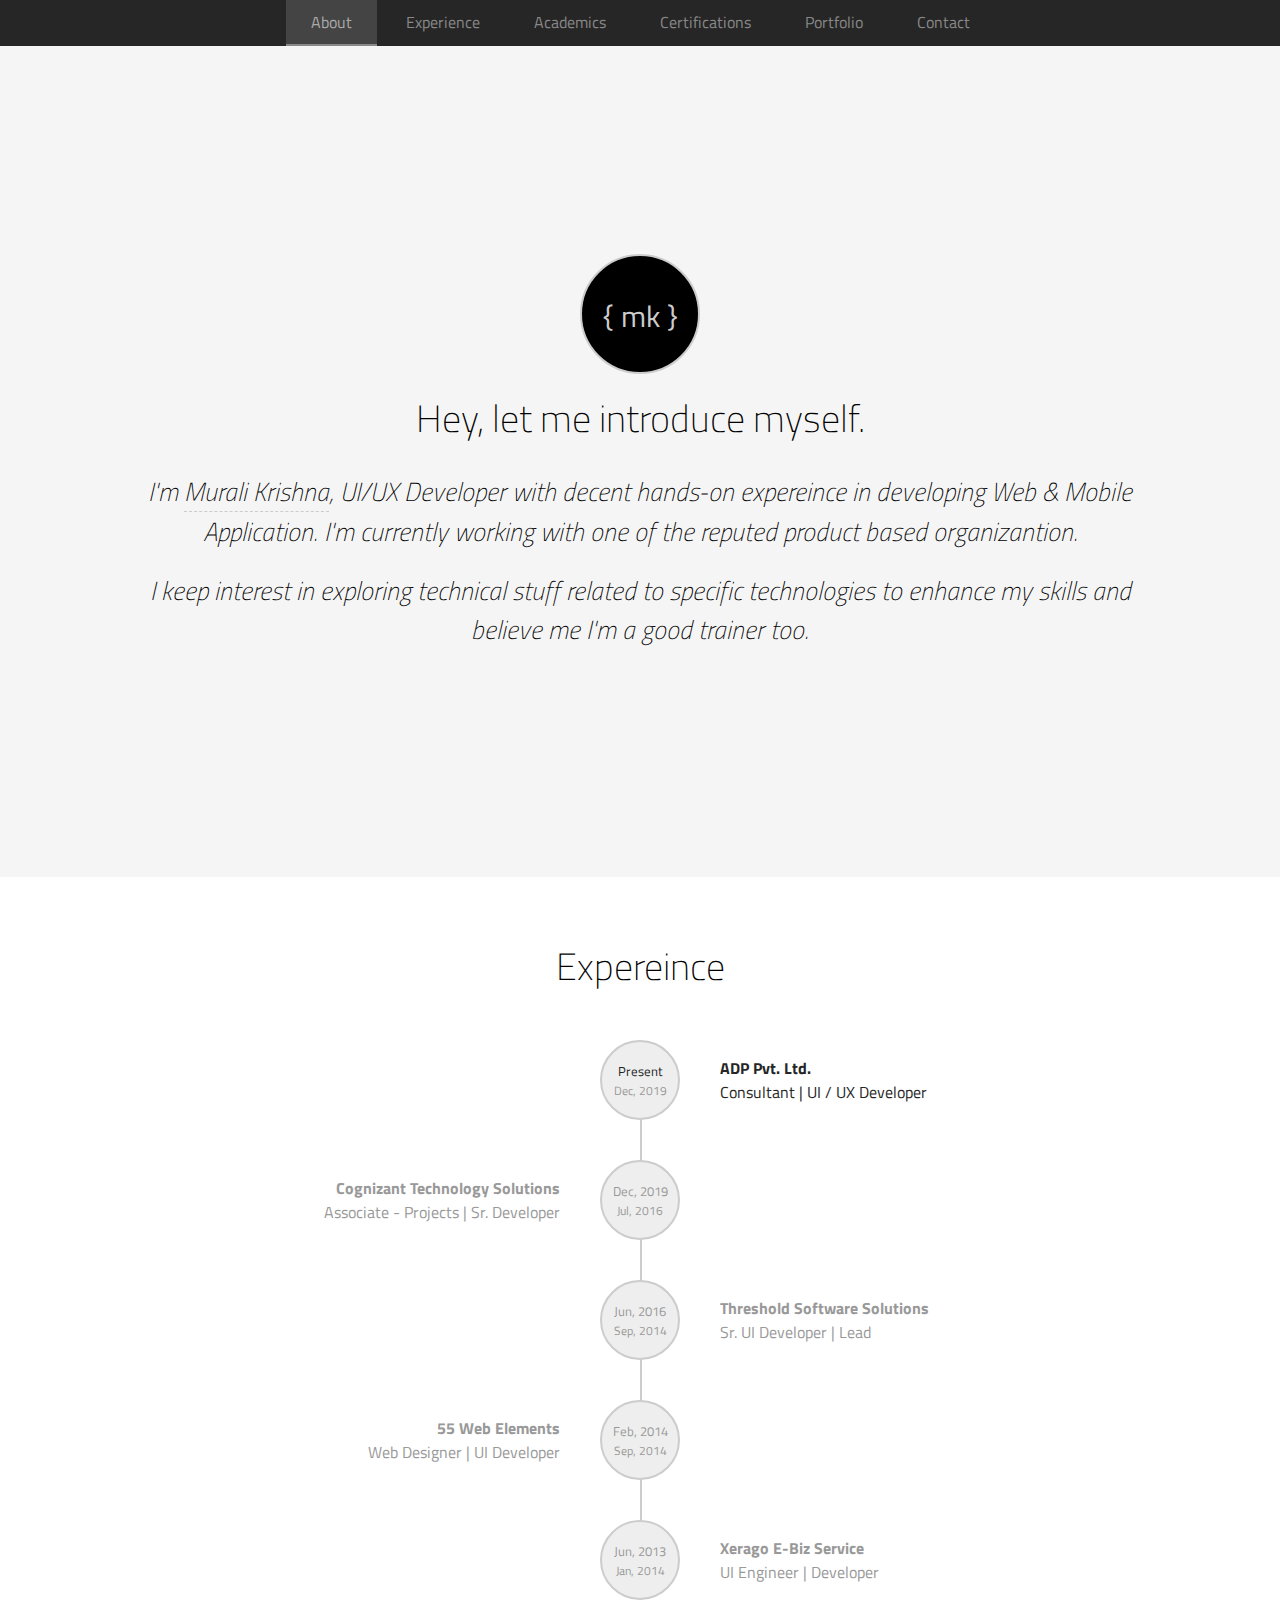
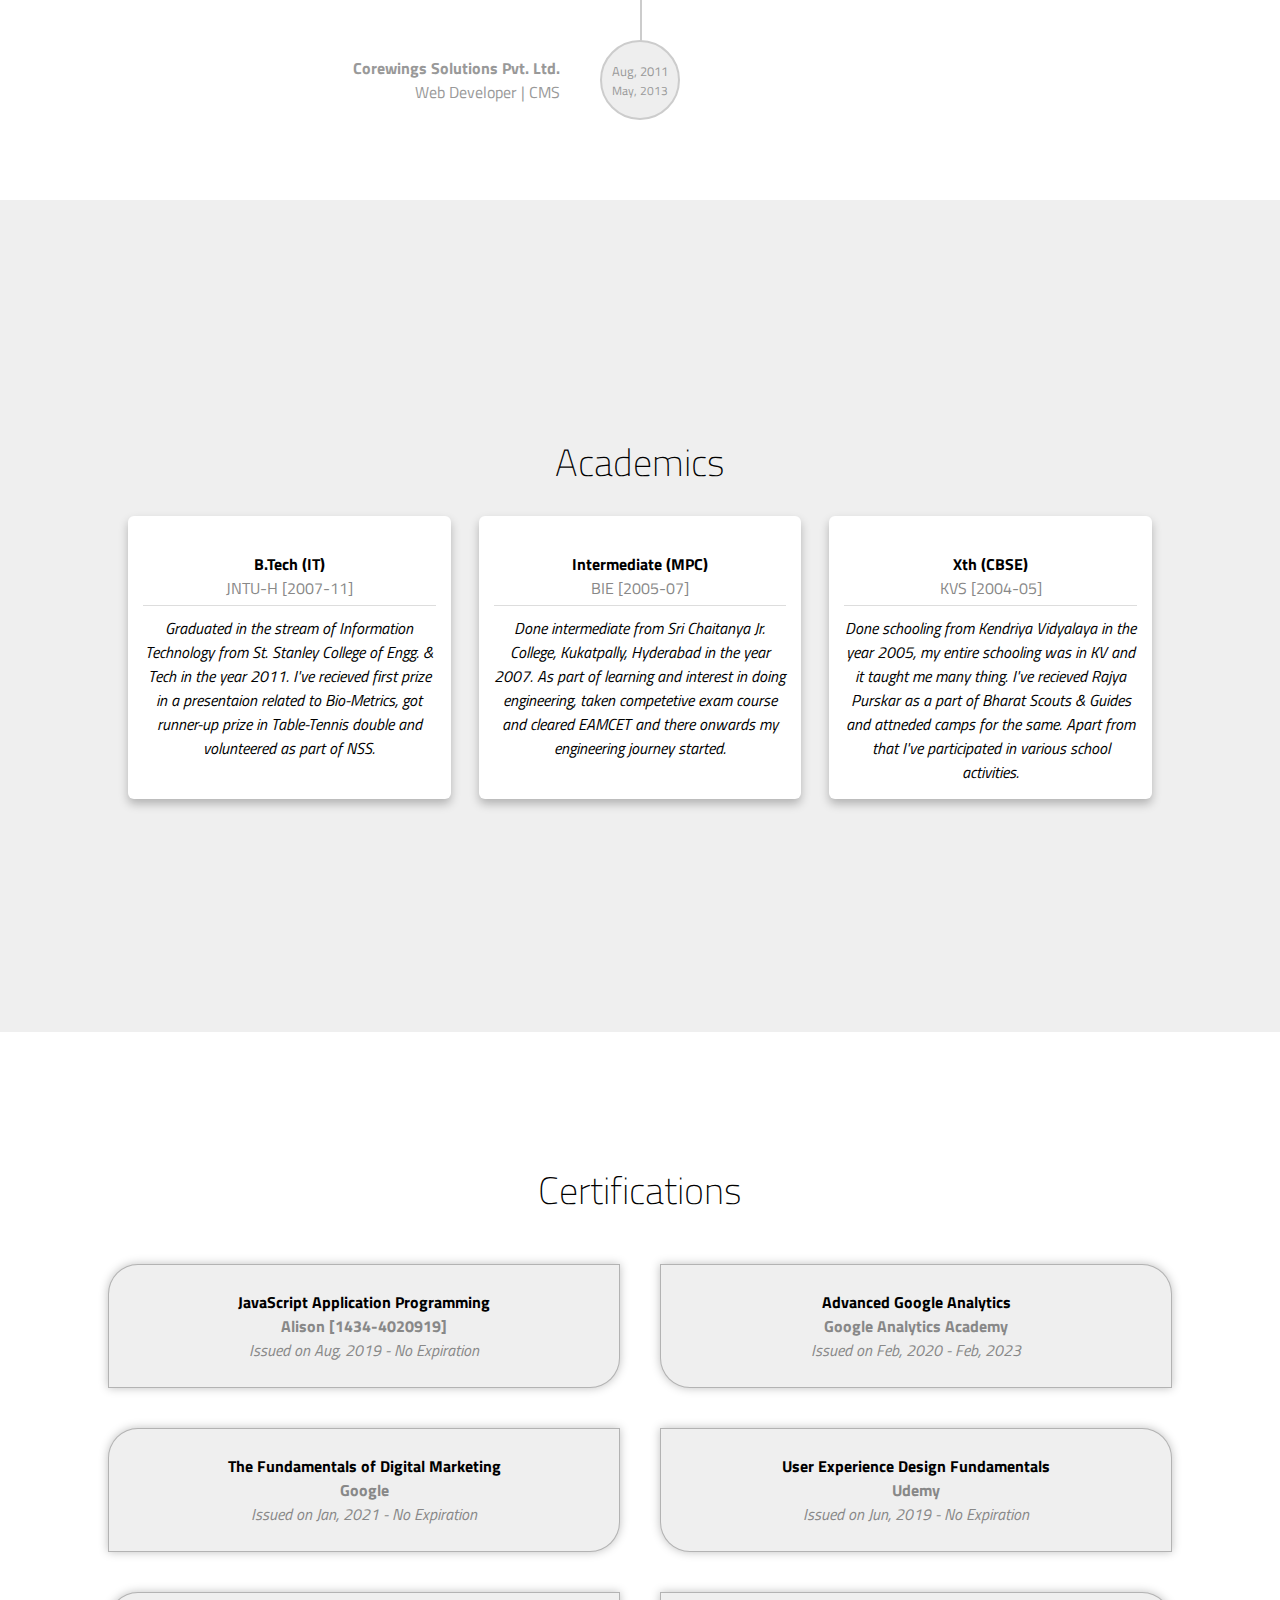
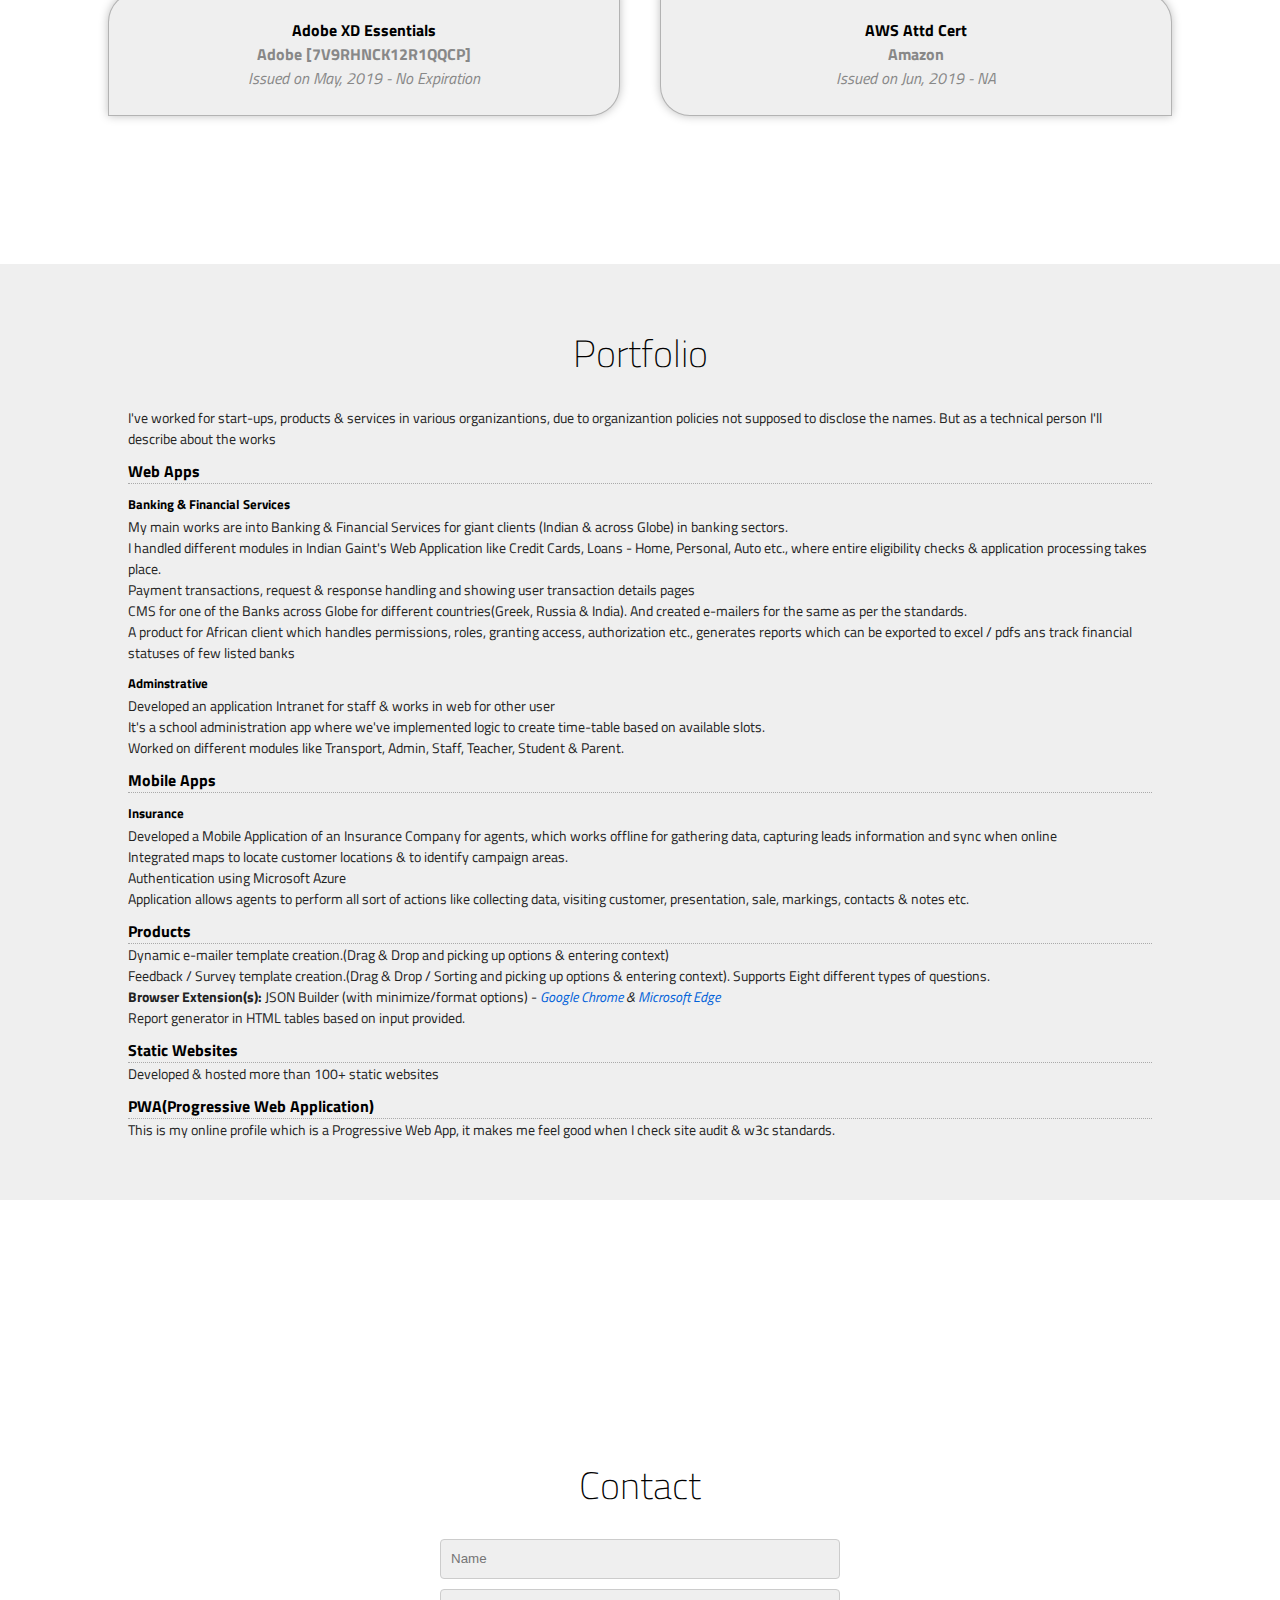
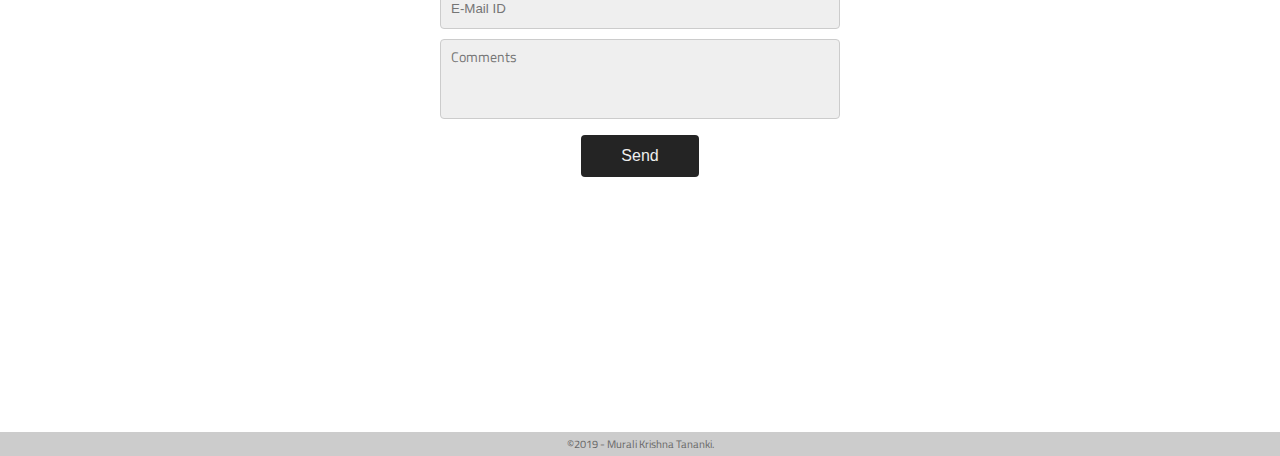
<file: index.html>
<!DOCTYPE html>
<html lang="en">

<head>
    <title>Murali Krishna Tananki</title>
    <meta http-equiv="Content-Type" content="text/html;charset=UTF-8" />
    <meta http-equiv="X-UA-Compatible" content="IE=edge">
    <meta name="viewport" content="width=device-width, initial-scale=1.0">
    <meta name="keywords" content="UI Developer, UX Developer, Murali Krishna Tananki, MK Tananki, mktananki, tnanakim" />
    <meta name="description" content="Murali Krishna Tananki, UI/UX Developer" />
    <link rel="shortcut icon" href="/favicon.ico" type="image/x-icon">
    <link rel="stylesheet" href="styles.css">
    <link rel="preconnect" href="https://fonts.googleapis.com">
    <link rel="dns-prefetch" href="https://fonts.googleapis.com">
    <link href="https://fonts.googleapis.com/css?family=Titillium+Web:300,400,600,700&display=swap" rel="stylesheet">
    <link rel="manifest" href="/manifest.json">

    <meta name="theme-color" content="#ffffff">

    <meta property="og:image" content="https://cdn.optimizely.com/img/165817466/891bc30d37934352a732971e0a6c1cf8.png" />
    <meta name="author" content="Murali Krishna Tananki">
    <meta name="description" property="og:description" content="UI/UX Developer with great expertise in developing Web & Mobile Applications, Browser Extensions/Add-ons, Mailers complying with industry standards along with implementation of innovative designs, best usability, accessibility and SEO practices.">

    <link rel="apple-touch-icon" href="apple-touch-icon.png" />

    <link rel="manifest" href="manifest.json">

    <!-- Google Tag Manager -->
<script>(function(w,d,s,l,i){w[l]=w[l]||[];w[l].push({'gtm.start':
new Date().getTime(),event:'gtm.js'});var f=d.getElementsByTagName(s)[0],
j=d.createElement(s),dl=l!='dataLayer'?'&l='+l:'';j.async=true;j.src=
'https://www.googletagmanager.com/gtm.js?id='+i+dl;f.parentNode.insertBefore(j,f);
})(window,document,'script','dataLayer','GTM-NCFNXL2');</script>
<!-- End Google Tag Manager -->
</head>

<body class="resume">
    <!-- Google Tag Manager (noscript) -->
<noscript><iframe src="https://www.googletagmanager.com/ns.html?id=GTM-NCFNXL2"
height="0" width="0" style="display:none;visibility:hidden"></iframe></noscript>
<!-- End Google Tag Manager (noscript) -->
    
    <div class="container">
        <header id="header">
            <nav>
                <a id="hamburger" title="menu" onclick="toggleMenu(event)">{
                    <span>&nbsp;</span>
                    }</a>
                <ul id="menu">
                    <li class="active">
                        <a title="About Murali" href="javascript:;" data-nav="about"
                            onclick="navigateTo('about')">About</a>
                    </li>
                    <li>
                        <a title="Experience" href="javascript:;" data-nav="experience"
                            onclick="navigateTo('experience')">Experience</a>
                    </li>
                    <li>
                        <a title="Academics" href="javascript:;" data-nav="academics"
                            onclick="navigateTo('academics')">Academics</a>
                    </li>
                    <li>
                        <a title="Certifications" href="javascript:;" data-nav="certifications"
                            onclick="navigateTo('certifications')">Certifications</a>
                    </li>

                    <li>
                        <a title="Portfolio" href="javascript:;" data-nav="portfolio"
                            onclick="navigateTo('portfolio')">Portfolio</a>
                    </li>
                    <li>
                        <a title="Contact" href="javascript:;" data-nav="contact"
                            onclick="navigateTo('contact')">Contact</a>
                    </li>
                </ul>
            </nav>
        </header>
        <main id="main">
            <section id="about">
                <div class="section-container">
                    <div>
                        <span id="img">
                          { mk }
                        </span>
                        <h3>
                            Hey, let me introduce myself.
                        </h3>
                        <p>
                            I'm <span class="dashed-underline" title="Murali Krishna Tananki">Murali Krishna</span>,
                            UI/UX Developer with decent hands-on expereince in developing Web & Mobile Application.
                            I'm currently working with one of the reputed <span title="MNC">product based
                                organizantion</span>.
                        </p>
                        <p>I keep interest in exploring technical stuff related to specific technologies to enhance my
                            skills and believe me I'm a good trainer too.</p>
                    </div>
                </div>
            </section>
            <section id="experience">
                <div class="section-container">
                    <div>
                        <h3>Expereince</h3>
                        <div id="expereince-timeline">
                            <ul>
                                <li>
                                    <div class="placeholder">&nbsp;</div>
                                    <div class="tenure">
                                        <span class="to new">Present</span>
                                        <span class="from">Dec, 2019</span>
                                    </div>
                                    <div class="role-card">
                                        <p class="org">ADP Pvt. Ltd.</p>
                                        <p class="desg">Consultant | <span class="role">UI / UX Developer</span></p>
                                    </div>
                                </li>
                                <li>
                                    <div class="placeholder">&nbsp;</div>
                                    <div class="tenure">
                                        <span class="to">Dec, 2019</span>
                                        <span class="from">Jul, 2016</span>
                                    </div>
                                    <div class="role-card">
                                        <p class="org">Cognizant Technology Solutions</p>
                                        <p class="desg">Associate - Projects | <span class="role">Sr. Developer</span>
                                        </p>
                                    </div>
                                </li>
                                <li>
                                    <div class="placeholder">&nbsp;</div>
                                    <div class="tenure">
                                        <span class="to">Jun, 2016</span>
                                        <span class="from">Sep, 2014</span>
                                    </div>
                                    <div class="role-card">
                                        <p class="org">Threshold Software Solutions</p>
                                        <p class="desg">Sr. UI Developer | <span class="role">Lead</span></p>
                                    </div>
                                </li>
                                <li>
                                    <div class="placeholder">&nbsp;</div>
                                    <div class="tenure">
                                        <span class="to">Feb, 2014</span>
                                        <span class="from">Sep, 2014</span>
                                    </div>
                                    <div class="role-card">
                                        <p class="org">55 Web Elements</p>
                                        <p class="desg">Web Designer | <span class="role">UI Developer</span></p>
                                    </div>
                                </li>

                                <li>
                                    <div class="placeholder">&nbsp;</div>
                                    <div class="tenure">
                                        <span class="to">Jun, 2013</span>
                                        <span class="from">Jan, 2014</span>
                                    </div>
                                    <div class="role-card">
                                        <p class="org">Xerago E-Biz Service</p>
                                        <p class="desg">UI Engineer | <span class="role">Developer</span></p>
                                    </div>
                                </li>
                                
                                <li>
                                    <div class="placeholder">&nbsp;</div>
                                    <div class="tenure">
                                        <span class="to">Aug, 2011</span>
                                        <span class="from">May, 2013</span>
                                    </div>
                                    <div class="role-card">
                                        <p class="org">Corewings Solutions Pvt. Ltd.</p>
                                        <p class="desg">Web Developer | <span class="role">CMS</span></p>
                                    </div>
                                </li>
                            </ul>
                        </div>
                    </div>
                </div>
            </section>
            <section id="academics">
                <div class="section-container">
                    <div>
                        <h3>Academics</h3>
                        <div id="academics-cards" class="cards-container">
                            <div class="card">
                                <div class="card-header">
                                    <h4>B.Tech (IT)</h4>
                                    <p>JNTU-H [2007-11]</p>
                                </div>
                                <div class="card-body">
                                    Graduated in the stream of Information Technology from St. Stanley College of Engg.
                                    & Tech in the year 2011.
                                    I've recieved first prize in a presentaion related to Bio-Metrics, got runner-up
                                    prize in Table-Tennis double and volunteered as part of NSS.
                                </div>
                            </div>
                            <div class="card">
                                <div class="card-header">
                                    <h4>Intermediate (MPC)</h4>
                                    <p>BIE [2005-07]</p>
                                </div>
                                <div class="card-body">
                                    Done intermediate from Sri Chaitanya Jr. College, Kukatpally, Hyderabad in the year
                                    2007.
                                    As part of learning and interest in doing engineering, taken competetive exam course
                                    and cleared EAMCET and there onwards my engineering journey started.
                                </div>
                            </div>
                            <div class="card">
                                <div class="card-header">
                                    <h4>Xth (CBSE)</h4>
                                    <p>KVS [2004-05]</p>
                                </div>
                                <div class="card-body">
                                    Done schooling from Kendriya Vidyalaya in the year 2005, my entire schooling was in
                                    KV and it taught me many thing.
                                    I've recieved Rajya Purskar as a part of Bharat Scouts & Guides and attneded camps
                                    for the same. Apart from that I've participated in various school activities.
                                </div>
                            </div>
                        </div>
                    </div>
                </div>
            </section>
            <section id="certifications">
                <div class="section-container">
                    <div>
                        <h3>Certifications</h3>
                        <div>
                            <ul>
                                <li>
                                    <p>JavaScript Application Programming</p>
                                    <span>Alison [1434-4020919]</span>
                                    <span>Issued on Aug, 2019 - No Expiration</span>
                                </li>
                                <li>
                                    <p>Advanced Google Analytics</p>
                                    <span>Google Analytics Academy</span>
                                    <span>Issued on Feb, 2020 - Feb, 2023</span>
                                </li>                                
                                <li>
                                    <p>The Fundamentals of Digital Marketing</p>
                                    <span>Google</span>
                                    <span>Issued on Jan, 2021 - No Expiration</span>
                                </li>
                                <li>
                                    <p>User Experience Design Fundamentals</p>
                                    <span>Udemy</span>
                                    <span>Issued on Jun, 2019 - No Expiration</span>
                                </li>
                                <li>
                                    <p>Adobe XD Essentials</p>
                                    <span>Adobe [7V9RHNCK12R1QQCP]</span>
                                    <span>Issued on May, 2019 - No Expiration</span>
                                </li>
                                <li>
                                    <p>AWS Attd Cert</p>
                                    <span>Amazon</span>
                                    <span>Issued on Jun, 2019 - NA</span>
                                </li>
                            </ul>
                        </div>
                    </div>
                </div>
            </section>


            <section id="portfolio">
                <div class="section-container">
                    <div>
                        <h3>Portfolio</h3>
                        <div>
                            <p>I've worked for start-ups, products & services in various organizantions, due to
                                organizantion policies not supposed to disclose the names.
                                But as a technical person I'll describe about the works</p>
                            <h4>Web Apps</h4>
                            <h5>Banking & Financial Services</h5>
                            <p>My main works are into Banking & Financial Services for giant clients (Indian & across
                                Globe) in banking sectors.
                            </p>
                            <p>I handled different modules in Indian Gaint's Web Application like Credit Cards, Loans -
                                Home, Personal, Auto etc., where entire eligibility checks & application processing
                                takes place.</p>
                            <p>Payment transactions, request & response handling and showing user transaction details
                                pages</p>
                            <p>CMS for one of the Banks across Globe for different countries(Greek, Russia & India). And
                                created e-mailers for the same as per the standards.</p>
                            <p>A product for African client which handles permissions, roles, granting access,
                                authorization etc., generates reports which can be exported to excel / pdfs ans track
                                financial statuses of few listed banks</p>
                            <h5>Adminstrative</h5>
                            <p>Developed an application Intranet for staff & works in web for other user</p>
                            <p>It's a school administration app where we've implemented logic to create time-table based
                                on available slots.</p>
                            <p>Worked on different modules like Transport, Admin, Staff, Teacher, Student & Parent.</p>
                            <h4>Mobile Apps</h4>
                            <h5>Insurance</h5>
                            <p>Developed a Mobile Application of an Insurance Company for agents, which works offline
                                for gathering data, capturing leads information and sync when online</p>
                            <p>Integrated maps to locate customer locations & to identify campaign areas.</p>
                            <p>Authentication using Microsoft Azure</p>
                            <p>Application allows agents to perform all sort of actions like collecting data, visiting
                                customer, presentation, sale, markings, contacts & notes etc.</p>

                            <h4>Products</h4>
                            <p>Dynamic e-mailer template creation.(Drag & Drop and picking up options & entering
                                context)</p>
                            <p>Feedback / Survey template creation.(Drag & Drop / Sorting and picking up options &
                                entering context). Supports Eight different types of questions.</p>
                            <p><b>Browser Extension(s):</b> JSON Builder (with minimize/format options) - 
                                <i>
                                    <a href="https://chrome.google.com/webstore/detail/json-builder/enihjhoomlipiccoedkkmahgahjfihoc" target="_blank">Google Chrome</a>
                                    &amp; <a href="https://microsoftedge.microsoft.com/addons/detail/json-builder/mhbenmamlekliafpegoddgconboddpbb" target="_blank">Microsoft Edge</a>
                                </i>
                            </p>
                            <p>Report generator in HTML tables based on input provided.</p>
                            <h4>Static Websites</h4>
                            <p>Developed & hosted more than 100+ static websites</p>
                            <h4>PWA(Progressive Web Application)</h4>
                            <p>This is my online profile which is a Progressive Web App, it makes me feel good when I check site audit & w3c
                                standards.</p>
                        </div>
                    </div>
                </div>
            </section>



            <section id="contact">
                <div class="section-container">
                    <div>
                        <h3>Contact</h3>
                        <div>
                            <!-- <form method="post" name="contact_form" action="contact.php"> -->
                            <form name="contact_form" id="contactForm">
                                <input id="visitor" aria-label="Name" type="text" placeholder="Name" name="name" />
                                <input id="mail" aria-label="E Mail ID" type="email" placeholder="E-Mail ID" name="email" />
                                <textarea aria-label="Enter your Comments" placeholder="Comments" name="message" id="msg"></textarea>
                                <div class="btn-ctn">
                                   <button aria-label="Send message" type="button" onclick="sendEmail()">Send</button>
                                   <!--  <a id="send" href="mailto:murali.tananki@gmail.com?subject=MKTANANKI Website Visitor Message&body=">Send</a> -->
                                </div>
                            </form>
                            <div class="qr">
                                <img src="qr.svg" alt="qr code for contact info - murali.tananki@gmail.com" />
                            </div>
                        </div>
                    </div>
                </div>
            </section>
        </main>
        <footer id="footer" class="section-gutter">
            <p>&copy;2019 - Murali Krishna Tananki.</p>
        </footer>
        <div id="successMsg" class="success-notify">Hi <span id="nameTxt"></span>, message sent successfully !</div>
        <div class="error-msg"><span id="error"></span></div>
    </div>

    <script src="jquery-3.4.1.min.js"></script>
    <script src="main.js"></script>
    <script src="https://smtpjs.com/v3/smtp.js"></script>
    <script>
/*$(function(){
$('#msg').on('blur', function(){
var href = 'mailto:murali.tananki@gmail.com?subject=Visitor\'s Message - ['+$("#visitor").val()+'<'+$("#mail").val()+'>] &body=',
msg = $(this).val(), 
mailBody = href+msg;
    $('#send').attr('href', mailBody);
})
})*/
function sendEmail(){
var name = $('#visitor').val(),
    validName = /^[a-zA-Z ]+$/.test(name),
    mailId = $('#mail').val(),
    validMailId = /^(([^<>()\[\]\\.,;:\s@"]+(\.[^<>()\[\]\\.,;:\s@"]+)*)|(".+"))@((\[[0-9]{1,3}\.[0-9]{1,3}\.[0-9]{1,3}\.[0-9]{1,3}\])|(([a-zA-Z\-0-9]+\.)+[a-zA-Z]{2,}))$/.test(mailId),
    msg =  $('#msg').val(),
    validMsg = msg.length;

    if(validName && validMailId && validMsg){    
        $('#successMsg').fadeIn('slow');
        setTimeout(function(){
            $('#nameTxt').text($('#visitor').val()); 
            $('#successMsg').fadeOut('slow');
            $("#contactForm").get(0).reset();
        },2500); 
        //Security Token: 0b54fb81-e2ab-478c-a72c-ccd7cc987134
         Email.send({
            SecureToken : "0b54fb81-e2ab-478c-a72c-ccd7cc987134",
            To : 'murali.tananki@gmail.com',
            From :mailId,
            Subject : "MKTANANKI Visitor's Message",
            Body : msg
        }).then(
          message => console.log(message)
        );
    } else{
        if(!(name.length || mailId.length)){
            $('#error').html('Please enter your <b>Details</b> !');
        }else{
            if(!name.length || !validName){
                $('#error').html('Please enter your valid <b>Name</b> !');
            }
           else if(!mailId.length || !validMailId){
                $('#error').html('Please enter your valid <b>E-Mail ID</b> !');
            } else if(!validMsg){
            $('#error').html('Please enter your <b>Message</b> !');
        }
        }
        
        
    $('.error-msg').fadeIn('fast');
        setTimeout(function(){
        $('.error-msg').fadeOut('fast');
        },2500)
    }
      
 /* Email.send({
    Host : "smtp25.elasticemail.com",
    Username : "murali.tananki@gmail.com",
    Password : "1720C39E72B2FE410091D265EFBD0E4555CF",
    To : 'murali.tananki@gmail.com',
    From : "murali.tananki@gmail.com",
    Subject : "This is the subject",
    Body : "And this is the body"
}).then(
  message => alert(message)
);*/
   
}
</script>
</body>

</html>
</file>
<file: styles.css>
body,html{font-family:'Titillium Web',sans-serif;margin:0}ol,ul{list-style:none;margin:0;padding:0}a,button{cursor:pointer}a,span{display:inline-block;text-decoration:none}.section-gutter{padding:0 80px}.container{padding-top:45px}#header{background:#262626;position:fixed;width:100%;top:0;left:0;padding:0 80px;z-index:9;display:flex;justify-content:center}#menu{float:right}#menu li{display:inline-block;margin:0}#menu li a{padding:10px 25px;color:#888;border-bottom:2px solid transparent}#menu li a:hover{color:#888;border-bottom:2px solid #888;background:#444}#menu li.active a{color:#aaa;border-bottom:2px solid #888;background:#444}#about{padding:0 60px;text-align:center;background:#f5f5f5}#img{height:120px;width:120px;line-height:120px;text-align:center;border:2px solid #ccc;border-radius:100%;font-size:30px;margin-bottom:15px;background:#000;color:#ccc}.error-msg{position:fixed;bottom:10px;text-align:center;width:100%;display:none}.error-msg #error{padding:8px 30px;border-radius:4px;background:#fcb6b6;color:#ad3737}section{height:100%;display:flex;justify-content:center;align-items:center;height:100%}section>div{margin:60px 0;width:100%}#about p{font-size:26px;width:90%;margin:20px auto;font-style:italic;font-weight:200}#experience>.section-container{width:100%;display:flex;justify-content:center;align-items:center}#experience>.section-container>div{display:inline-block;width:70%}#expereince-timeline li{display:flex;position:relative;min-height:120px;align-items:center}#expereince-timeline li:nth-child(2n){flex-direction:row-reverse}#expereince-timeline li>div:last-child{padding-left:80px}#expereince-timeline li:nth-child(2n)>div:last-child{padding-right:80px;text-align:right}#expereince-timeline li>div:not(.tenure){width:50%}#expereince-timeline li:after{position:absolute;content:"";height:100%;width:2px;background:#ccc;left:50%;z-index:1;top:50%}#expereince-timeline li:last-child:after{display:none}#expereince-timeline li>div p{margin:0}.role-card{color:#999}#expereince-timeline ul li:first-child .role-card{color:#262626}p.org{font-weight:700}.tenure{background:#eee;height:80px;width:80px;border-radius:100%;font-size:14px;text-align:center;display:flex;flex-direction:column;justify-content:center;align-items:center;position:absolute;left:50%;margin-left:-40px;border:2px solid #ccc;z-index:2}.from{font-size:12px;color:#999}.to{font-size:13px;color:#999}.to.new{color:#222}h3{font-weight:200;font-size:38px;margin:0 0 25px;text-align:center}#portfolio{background:#efefef}#portfolio .section-container>div{padding:0 10%}#portfolio h4{margin:10px 0 0;border-bottom:1px dotted #aaa}#portfolio h5{margin:10px 0 2px}#portfolio p{font-size:14px;color:#222;margin:0}#footer{background:#ccc}#footer p{margin:0;padding:4px 0;font-size:11px;color:#666;text-align:center}.dashed-underline{border-bottom:1px dashed #ccc}#academics{background:#efefef}#certifications ul{display:flex;justify-content:center;flex-flow:wrap;align-items:center}#certifications ul li{width:40%;text-align:center;background:#efefef;margin:20px;border-top-left-radius:30px;border-bottom-right-radius:30px;box-shadow:0 0 10px rgba(0,0,0,.25);padding:25px 0;border:1px solid rgba(0,0,0,.25)}#certifications ul li:nth-child(2n+2){border-top-left-radius:0;border-top-right-radius:30px;border-bottom-right-radius:0;border-bottom-left-radius:30px}#certifications ul li p{font-weight:700;margin:0}#certifications ul li span{color:#888;font-style:italic;display:block}#certifications ul li p+span{font-weight:700;font-style:normal}form{width:400px;margin:0 auto}input{width:100%;padding:6px 10px;margin-bottom:10px;border:1px solid #ccc;border-radius:4px;height:40px;background:#efefef}textarea{width:100%;height:80px;border:1px solid #ccc;border-radius:4px;padding:6px 10px;margin-bottom:10px;font-family:inherit;resize:none;font-size:14px;background:#efefef}.btn-ctn{text-align:center}.btn-ctn a,.btn-ctn button{background:#242424;color:#eee;padding:12px 40px;border:0 none;border-radius:4px;cursor:pointer;font-size:16px}.btn-ctn a:hover,.btn-ctn button:hover{background:#444}.cards-container{display:flex;justify-content:space-between;align-items:center;width:80%;margin:auto}.card{width:31.5%;text-align:center;padding:15px;background:#fff;box-shadow:0 5px 10px 0 rgba(0,0,0,.25);border-radius:6px;align-self:stretch}.card-header{padding-bottom:5px;margin-bottom:10px;border-bottom:1px solid #ddd}.card-header h4{margin-bottom:0}.card-header p{margin:0;color:#888}.card-body{font-style:italic}#hamburger{display:none}.qr{display:none}#cvContainer{position:fixed;z-index:999;width:100%;background:rgba(0,0,0,.9);height:100%;top:0;left:0;display:none}.view-cv{overflow:hidden}.view-cv #cvContainer{display:block}#cv{width:780px;margin:10px auto;background:#efefef;padding:10px 20px;height:100%;overflow:auto}#cv table{width:100%;table-layout:fixed;border-collapse:collapse}#cv th{text-align:left;vertical-align:top}#cv h3{text-align:left}#cv th.img-cnt{width:65px}#cv .img-cnt img{width:100%}#cv .details-cnt{padding:0 0 0 10px}#cv .details-cnt h3{font-size:18px;margin:0;line-height:24px}#cv .details-cnt p{font-size:14px;margin:0}#cv .contact-cnt p{margin:0;font-weight:400;display:flex;flex-direction:row-reverse}#cv .contact-cnt a{color:#004eff;margin:0 6px;font-size:14px}#cv .contact-cnt img{height:20px;position:relative;top:3px;margin:0 6px}td.tbody-cnt{border-top:2px solid #888}td.tbody-cnt h3{font-size:18px;text-decoration:underline;line-height:27px;margin:10px 0 0;font-weight:500}td.tbody-cnt a,td.tbody-cnt li,td.tbody-cnt p,td.tbody-cnt span{margin:0;padding:0;font-size:14px}td.tbody-cnt ul{list-style-type:square;padding:0 0 0 18px}a#viewCv{color:#222;padding:10px 25px;border:2px solid #222;font-size:18px;font-weight:700}a#viewCv:hover{background:#222;color:#efefef}.mobile-view{display:none}.mobile-view a{font-weight:400;display:inline-block;padding:2px 10px;border:1px solid #222;color:#222;margin:0 4px 4px 0}#edu th{background:#dbdbdb;color:#444}#edu td,#edu th{line-height:100%;padding:10px 3px;border:1px solid #ccc}.options{position:fixed;top:0;right:10px}#close{background:#000;padding:4px 25px;color:#ccc;border-radius:2px;border:1px solid #ccc;margin:4px}.success-notify{background:#a7f7a7;color:#0f610f;position:fixed;bottom:30px;width:90%;left:50%;padding:5px 25px;text-align:center;border-radius:4px;max-width:400px;margin-left:-200px;display:none}@media (max-width:860px){#header{padding:0 30px}}@media (max-width:767px){#menu{display:none;position:absolute;width:100%;background:#222;left:0;top:45px;box-shadow:0 0 6px 0 #222}.show-menu #menu{display:block}#menu li{width:100%;border-top:1px solid #000}#menu li a{width:100%;text-align:center}#hamburger{display:block;color:#eee;font-size:30px}#hamburger span{height:2px;width:30px;background:#eee;line-height:30p;position:relative;top:23px}#hamburger span:before{content:" ";width:30px;height:2px;background:#eee;position:absolute;top:-8px;left:0}#hamburger span:after{content:" ";width:30px;height:2px;background:#eee;position:absolute;bottom:-8px;left:0}#header{padding:0 10px;justify-content:flex-start}#main section{padding:0 15px}#about p{font-size:18px;width:100%}form{width:100%}#experience>.section-container>div{width:100%}#experience .placeholder{display:none}#experience .tenure{left:0;margin-left:0}#expereince-timeline li>div:last-child{padding-left:90px}#expereince-timeline li:after{left:40px}#expereince-timeline li:nth-child(2n){flex-direction:row}#expereince-timeline li:nth-child(2n)>div:last-child{padding-right:0;text-align:left}#expereince-timeline li>div:not(.tenure){width:100%;line-height:22px}h3{margin-bottom:20px;font-size:32px;line-height:38px}#certifications ul li,#certifications ul li:nth-child(2n+2){width:100%;padding:20px 0;margin:10px 0;border-radius:10px}#portfolio .section-container>div{padding:0 10px}section{align-items:flex-start}section{min-height:auto!important}section>div{margin:45px 0}.btn-ctn a,.btn-ctn button{padding:10px 25px;font-size:18px;width:100%}.cards-container{flex-direction:column;width:100%}.card{width:100%;margin-bottom:15px}#footer{position:static;padding:2px 0;background:#222}#footer p{margin:0;color:#888}#cv{width:100%;padding:15px}#cv .contact-cnt img{margin:0}#close{margin:0;border:0 none;padding:2px 15px}.success-notify{margin-left:0;left:5%}.mobile-view{display:block}.mobile-hide{display:none}}p.note{margin:0 0 15px;font-size:16px;color:#888;text-align:center;line-height:18px}.print-note{display:none}@media print{#hamburger,#logo,.success-notify{display:none!important}#expereince-timeline li{min-height:80px}#academics,#certifications,#portfolio{page-break-after:always}#contact .note,#contact form{display:none}.qr{display:inline-block}.print-note{display:block;margin:0 0 15px;font-size:16px;color:#888;text-align:center;line-height:18px}.view-cv #cvContainer{position:static}.view-cv .container{display:none}.view-cv #cv{height:auto}.view-cv{overflow:visible}table{page-break-inside:auto}tr{page-break-inside:avoid;page-break-after:auto}thead{display:table-row-group}.mobile-view{display:none}.mobile-hide{display:block}#close,.options{display:none}}*{box-sizing:border-box}a{color:#0061d9}
</file>
